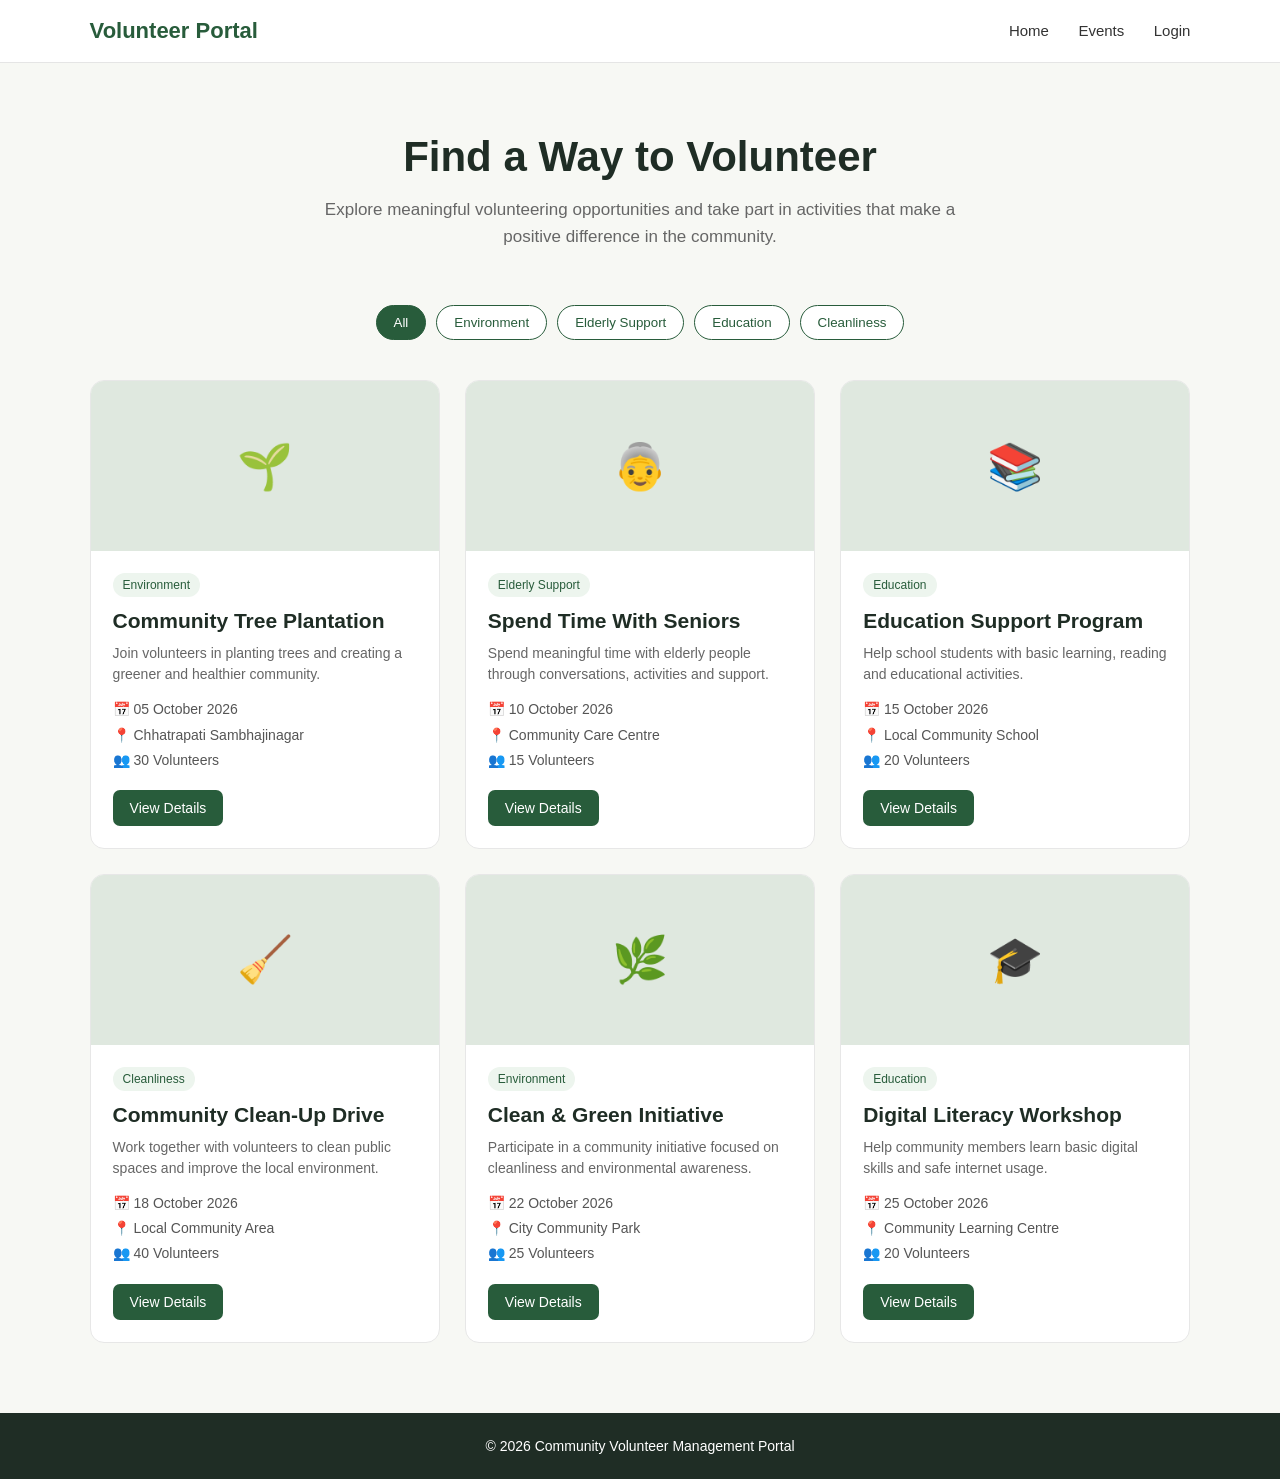
<file: events.html>
<!DOCTYPE html>
<html lang="en">
<head>
    <meta charset="UTF-8">
    <meta name="viewport" content="width=device-width, initial-scale=1.0">

    <title>Volunteer Opportunities | Community Volunteer Portal</title>

    <style>
        * {
            margin: 0;
            padding: 0;
            box-sizing: border-box;
        }

        body {
            font-family: Arial, sans-serif;
            background: #f7f8f4;
            color: #1f2d25;
        }

        /* Navbar */
        nav {
            display: flex;
            justify-content: space-between;
            align-items: center;
            padding: 18px 7%;
            background: #ffffff;
            border-bottom: 1px solid #e5e5e5;
        }

        .logo {
            font-size: 22px;
            font-weight: bold;
            color: #285c3b;
        }

        nav a {
            text-decoration: none;
            color: #333;
            margin-left: 25px;
            font-size: 15px;
        }

        nav a:hover {
            color: #285c3b;
        }

        /* Hero */
        .hero {
            text-align: center;
            padding: 70px 20px 45px;
        }

        .hero h1 {
            font-size: 42px;
            margin-bottom: 15px;
        }

        .hero p {
            max-width: 650px;
            margin: auto;
            color: #666;
            line-height: 1.6;
            font-size: 17px;
        }

        /* Categories */
        .categories {
            display: flex;
            justify-content: center;
            gap: 10px;
            flex-wrap: wrap;
            margin: 10px auto 40px;
            padding: 0 20px;
        }

        .category-btn {
            border: 1px solid #285c3b;
            background: white;
            color: #285c3b;
            padding: 9px 17px;
            border-radius: 25px;
            cursor: pointer;
            transition: 0.2s;
        }

        .category-btn:hover,
        .category-btn.active {
            background: #285c3b;
            color: white;
        }

        /* Events */
        .events-container {
            width: 86%;
            max-width: 1200px;
            margin: auto;
            display: grid;
            grid-template-columns: repeat(3, 1fr);
            gap: 25px;
            padding-bottom: 70px;
        }

        .event-card {
            background: white;
            border-radius: 14px;
            overflow: hidden;
            border: 1px solid #e7e7e7;
            transition: 0.25s;
        }

        .event-card:hover {
            transform: translateY(-5px);
            box-shadow: 0 10px 25px rgba(0,0,0,0.08);
        }

        .event-image {
            height: 170px;
            background: #dfe8df;
            display: flex;
            align-items: center;
            justify-content: center;
            font-size: 45px;
        }

        .event-content {
            padding: 22px;
        }

        .tag {
            display: inline-block;
            background: #edf5ee;
            color: #285c3b;
            padding: 5px 10px;
            border-radius: 15px;
            font-size: 12px;
            margin-bottom: 12px;
        }

        .event-content h2 {
            font-size: 21px;
            margin-bottom: 10px;
        }

        .event-content p {
            color: #666;
            font-size: 14px;
            line-height: 1.5;
            margin-bottom: 12px;
        }

        .event-info {
            font-size: 14px;
            color: #555;
            line-height: 1.8;
            margin-bottom: 17px;
        }

        .event-btn {
            display: inline-block;
            background: #285c3b;
            color: white;
            text-decoration: none;
            padding: 10px 17px;
            border-radius: 7px;
            font-size: 14px;
        }

        .event-btn:hover {
            background: #1e472d;
        }

        /* Footer */
        footer {
            background: #1f2d25;
            color: white;
            text-align: center;
            padding: 25px;
            font-size: 14px;
        }

        /* Mobile */
        @media (max-width: 900px) {
            .events-container {
                grid-template-columns: repeat(2, 1fr);
            }
        }

        @media (max-width: 600px) {

            nav {
                padding: 15px 5%;
            }

            nav a {
                margin-left: 10px;
                font-size: 13px;
            }

            .hero {
                padding: 50px 20px 35px;
            }

            .hero h1 {
                font-size: 32px;
            }

            .events-container {
                grid-template-columns: 1fr;
                width: 90%;
            }
        }
    </style>
</head>

<body>

    <!-- Navigation -->
    <nav>
        <div class="logo">Volunteer Portal</div>

        <div>
            <a href="index.html">Home</a>
            <a href="events.html">Events</a>
            <a href="#">Login</a>
        </div>
    </nav>


    <!-- Hero -->
    <section class="hero">

        <h1>Find a Way to Volunteer</h1>

        <p>
            Explore meaningful volunteering opportunities and take part
            in activities that make a positive difference in the community.
        </p>

    </section>


    <!-- Categories -->
    <div class="categories">

        <button class="category-btn active" onclick="filterEvents('all')">
            All
        </button>

        <button class="category-btn" onclick="filterEvents('environment')">
            Environment
        </button>

        <button class="category-btn" onclick="filterEvents('elderly')">
            Elderly Support
        </button>

        <button class="category-btn" onclick="filterEvents('education')">
            Education
        </button>

        <button class="category-btn" onclick="filterEvents('cleanliness')">
            Cleanliness
        </button>

    </div>


    <!-- Events -->
    <section class="events-container" id="eventsContainer">


        <!-- Event 1 -->
        <div class="event-card" data-category="environment">

            <div class="event-image">
                🌱
            </div>

            <div class="event-content">

                <span class="tag">Environment</span>

                <h2>Community Tree Plantation</h2>

                <p>
                    Join volunteers in planting trees and creating
                    a greener and healthier community.
                </p>

                <div class="event-info">
                    📅 05 October 2026<br>
                    📍 Chhatrapati Sambhajinagar<br>
                    👥 30 Volunteers
                </div>

                <a href="#" class="event-btn">
                    View Details
                </a>

            </div>

        </div>


        <!-- Event 2 -->
        <div class="event-card" data-category="elderly">

            <div class="event-image">
                👵
            </div>

            <div class="event-content">

                <span class="tag">Elderly Support</span>

                <h2>Spend Time With Seniors</h2>

                <p>
                    Spend meaningful time with elderly people through
                    conversations, activities and support.
                </p>

                <div class="event-info">
                    📅 10 October 2026<br>
                    📍 Community Care Centre<br>
                    👥 15 Volunteers
                </div>

                <a href="#" class="event-btn">
                    View Details
                </a>

            </div>

        </div>


        <!-- Event 3 -->
        <div class="event-card" data-category="education">

            <div class="event-image">
                📚
            </div>

            <div class="event-content">

                <span class="tag">Education</span>

                <h2>Education Support Program</h2>

                <p>
                    Help school students with basic learning,
                    reading and educational activities.
                </p>

                <div class="event-info">
                    📅 15 October 2026<br>
                    📍 Local Community School<br>
                    👥 20 Volunteers
                </div>

                <a href="#" class="event-btn">
                    View Details
                </a>

            </div>

        </div>


        <!-- Event 4 -->
        <div class="event-card" data-category="cleanliness">

            <div class="event-image">
                🧹
            </div>

            <div class="event-content">

                <span class="tag">Cleanliness</span>

                <h2>Community Clean-Up Drive</h2>

                <p>
                    Work together with volunteers to clean public
                    spaces and improve the local environment.
                </p>

                <div class="event-info">
                    📅 18 October 2026<br>
                    📍 Local Community Area<br>
                    👥 40 Volunteers
                </div>

                <a href="#" class="event-btn">
                    View Details
                </a>

            </div>

        </div>


        <!-- Event 5 -->
        <div class="event-card" data-category="environment">

            <div class="event-image">
                🌿
            </div>

            <div class="event-content">

                <span class="tag">Environment</span>

                <h2>Clean & Green Initiative</h2>

                <p>
                    Participate in a community initiative focused
                    on cleanliness and environmental awareness.
                </p>

                <div class="event-info">
                    📅 22 October 2026<br>
                    📍 City Community Park<br>
                    👥 25 Volunteers
                </div>

                <a href="#" class="event-btn">
                    View Details
                </a>

            </div>

        </div>


        <!-- Event 6 -->
        <div class="event-card" data-category="education">

            <div class="event-image">
                🎓
            </div>

            <div class="event-content">

                <span class="tag">Education</span>

                <h2>Digital Literacy Workshop</h2>

                <p>
                    Help community members learn basic digital
                    skills and safe internet usage.
                </p>

                <div class="event-info">
                    📅 25 October 2026<br>
                    📍 Community Learning Centre<br>
                    👥 20 Volunteers
                </div>

                <a href="#" class="event-btn">
                    View Details
                </a>

            </div>

        </div>

    </section>


    <!-- Footer -->
    <footer>
        © 2026 Community Volunteer Management Portal
    </footer>


    <script>

        function filterEvents(category) {

            const cards = document.querySelectorAll(".event-card");
            const buttons = document.querySelectorAll(".category-btn");

            buttons.forEach(button => {
                button.classList.remove("active");
            });

            event.target.classList.add("active");


            cards.forEach(card => {

                if (category === "all") {

                    card.style.display = "block";

                } else if (card.dataset.category === category) {

                    card.style.display = "block";

                } else {

                    card.style.display = "none";

                }

            });

        }

    </script>

</body>
  </html>
</file>
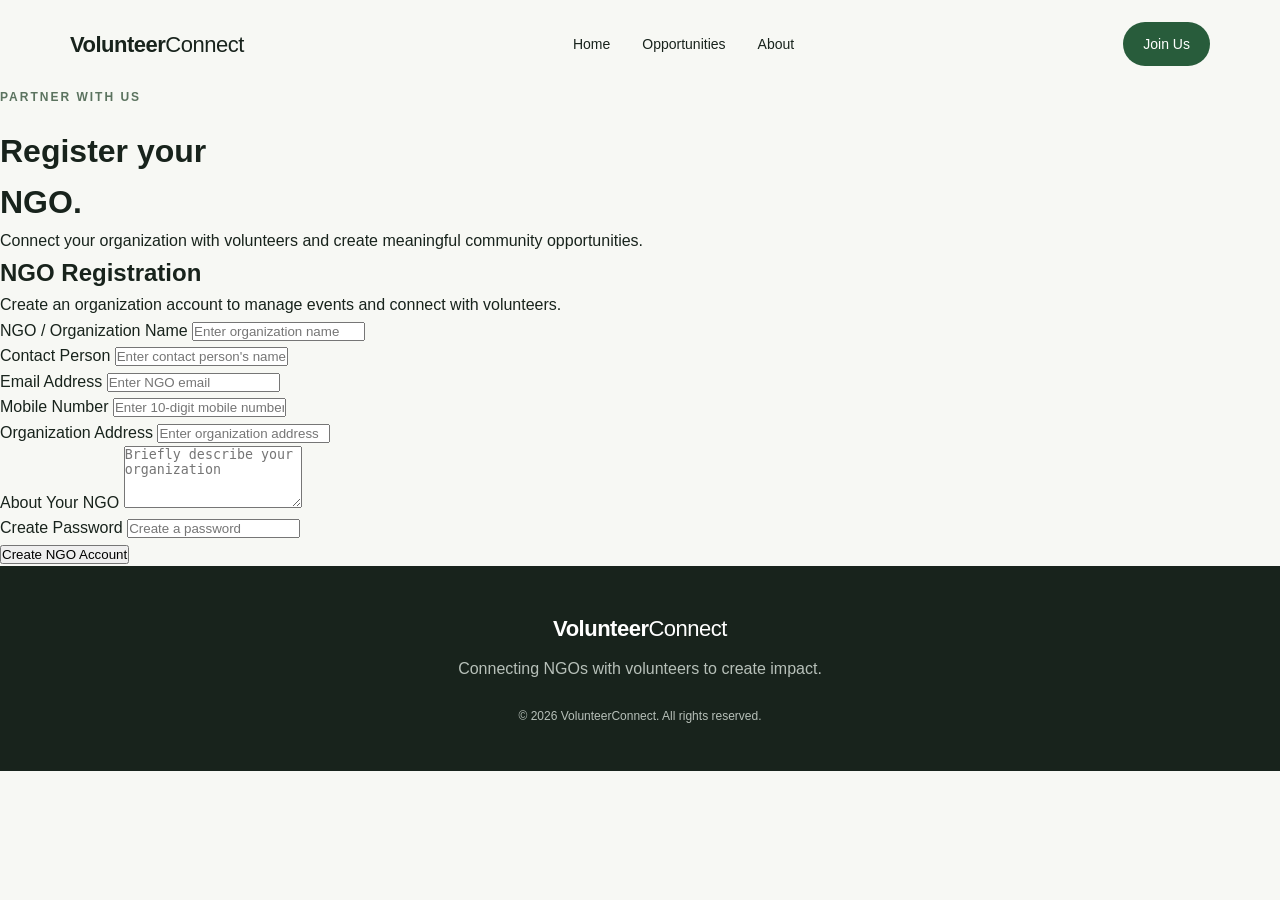
<file: ngo.html>
<!DOCTYPE html>
<html lang="en">

<head>
    <meta charset="UTF-8">
    <meta name="viewport" content="width=device-width, initial-scale=1.0">

    <title>NGO Registration | VolunteerConnect</title>

    <link rel="stylesheet" href="style.css">
</head>

<body>

    <!-- Navigation -->
    <header>
        <nav class="navbar">

            <div class="logo">
                Volunteer<span>Connect</span>
            </div>

            <ul class="nav-links">
                <li><a href="index.html">Home</a></li>
                <li><a href="index.html#opportunities">Opportunities</a></li>
                <li><a href="index.html#about">About</a></li>
            </ul>

            <a href="volunteer.html" class="nav-btn">
                Join Us
            </a>

        </nav>
    </header>


    <!-- NGO Registration -->
    <main class="registration-page">

        <div class="registration-intro">

            <p class="small-title">
                PARTNER WITH US
            </p>

            <h1>
                Register your<br>
                <span>NGO.</span>
            </h1>

            <p>
                Connect your organization with volunteers and
                create meaningful community opportunities.
            </p>

        </div>


        <div class="registration-card">

            <h2>NGO Registration</h2>

            <p class="form-subtitle">
                Create an organization account to manage events
                and connect with volunteers.
            </p>


            <form action="#" method="post">

                <!-- NGO Name -->
                <div class="form-group">

                    <label for="ngo-name">
                        NGO / Organization Name
                    </label>

                    <input
                        type="text"
                        id="ngo-name"
                        name="ngo_name"
                        placeholder="Enter organization name"
                        required
                    >

                </div>


                <!-- Contact Person -->
                <div class="form-group">

                    <label for="contact-person">
                        Contact Person
                    </label>

                    <input
                        type="text"
                        id="contact-person"
                        name="contact_person"
                        placeholder="Enter contact person's name"
                        required
                    >

                </div>


                <!-- Email -->
                <div class="form-group">

                    <label for="ngo-email">
                        Email Address
                    </label>

                    <input
                        type="email"
                        id="ngo-email"
                        name="email"
                        placeholder="Enter NGO email"
                        required
                    >

                </div>


                <!-- Mobile -->
                <div class="form-group">

                    <label for="ngo-mobile">
                        Mobile Number
                    </label>

                    <input
                        type="tel"
                        id="ngo-mobile"
                        name="mobile"
                        placeholder="Enter 10-digit mobile number"
                        pattern="[0-9]{10}"
                        required
                    >

                </div>


                <!-- Address -->
                <div class="form-group">

                    <label for="ngo-address">
                        Organization Address
                    </label>

                    <input
                        type="text"
                        id="ngo-address"
                        name="address"
                        placeholder="Enter organization address"
                        required
                    >

                </div>


                <!-- Description -->
                <div class="form-group">

                    <label for="ngo-description">
                        About Your NGO
                    </label>

                    <textarea
                        id="ngo-description"
                        name="description"
                        rows="4"
                        placeholder="Briefly describe your organization"
                        required
                    ></textarea>

                </div>


                <!-- Password -->
                <div class="form-group">

                    <label for="ngo-password">
                        Create Password
                    </label>

                    <input
                        type="password"
                        id="ngo-password"
                        name="password"
                        placeholder="Create a password"
                        minlength="6"
                        required
                    >

                </div>


                <!-- Submit -->
                <button
                    type="submit"
                    class="register-btn">
                    Create NGO Account
                </button>

            </form>

        </div>

    </main>


    <!-- Footer -->
    <footer>

        <div class="logo">
            Volunteer<span>Connect</span>
        </div>

        <p>
            Connecting NGOs with volunteers to create impact.
        </p>

        <p class="copyright">
            © 2026 VolunteerConnect. All rights reserved.
        </p>

    </footer>

</body>

                      </html>
</file>
<file: style.css>
* {
    margin: 0;
    padding: 0;
    box-sizing: border-box;
}

html {
    scroll-behavior: smooth;
}

body {
    font-family: Arial, sans-serif;
    background: #f7f8f4;
    color: #18231c;
    line-height: 1.6;
}


/* Navigation */

header {
    background: #f7f8f4;
}

.navbar {
    max-width: 1200px;
    margin: auto;
    padding: 22px 30px;

    display: flex;
    align-items: center;
    justify-content: space-between;
}

.logo {
    font-size: 22px;
    font-weight: 700;
    letter-spacing: -0.5px;
}

.logo span {
    font-weight: 400;
}

.nav-links {
    list-style: none;
    display: flex;
    gap: 32px;
}

.nav-links a {
    text-decoration: none;
    color: #18231c;
    font-size: 14px;
}

.nav-btn {
    text-decoration: none;
    color: white;
    background: #285c3b;
    padding: 11px 20px;
    border-radius: 30px;
    font-size: 14px;
}


/* Hero */

.hero {
    max-width: 1200px;
    margin: auto;
    padding: 70px 30px 90px;

    display: grid;
    grid-template-columns: 1fr 1fr;
    gap: 60px;
    align-items: center;
}

.small-title {
    font-size: 12px;
    letter-spacing: 2px;
    font-weight: 700;
    color: #5b735f;
    margin-bottom: 18px;
}

.hero h1 {
    font-size: clamp(50px, 6vw, 82px);
    line-height: 0.98;
    letter-spacing: -4px;
    margin-bottom: 28px;
}

.hero h1 span {
    color: #285c3b;
}

.hero-text {
    max-width: 480px;
    color: #68716b;
    font-size: 17px;
    margin-bottom: 32px;
}

.hero-buttons {
    display: flex;
    gap: 15px;
    flex-wrap: wrap;
}

.primary-btn,
.secondary-btn {
    display: inline-block;
    text-decoration: none;
    padding: 14px 23px;
    border-radius: 30px;
    font-size: 14px;
}

.primary-btn {
    background: #285c3b;
    color: white;
}

.secondary-btn {
    border: 1px solid #cbd2ca;
    color: #18231c;
}

.hero-image img {
    width: 100%;
    height: 570px;
    object-fit: cover;
    border-radius: 4px;
}


/* Opportunities */

.section {
    max-width: 1200px;
    margin: auto;
    padding: 90px 30px;
}

.section-heading {
    max-width: 650px;
    margin-bottom: 45px;
}

.section-heading p {
    font-size: 12px;
    letter-spacing: 2px;
    color: #5b735f;
    font-weight: 700;
}

.section-heading h2 {
    font-size: 46px;
    line-height: 1.1;
    letter-spacing: -2px;
    margin-top: 10px;
}

.cards {
    display: grid;
    grid-template-columns: repeat(3, 1fr);
    gap: 25px;
}

.card {
    background: white;
    border: 1px solid #e5e8e3;
}

.card img {
    width: 100%;
    height: 260px;
    object-fit: cover;
}

.card-content {
    padding: 25px;
}

.card-content h3 {
    font-size: 22px;
    margin-bottom: 10px;
}

.card-content p {
    color: #68716b;
    font-size: 14px;
    margin-bottom: 20px;
}

.card-content a {
    color: #285c3b;
    text-decoration: none;
    font-weight: 700;
    font-size: 14px;
}


/* About */

.about {
    max-width: 1200px;
    margin: auto;
    padding: 100px 30px;

    display: grid;
    grid-template-columns: 1fr 1fr;
    gap: 80px;
    align-items: center;
}

.about h2 {
    font-size: 48px;
    line-height: 1.05;
    letter-spacing: -2px;
}

.about > p {
    color: #68716b;
    font-size: 18px;
}


/* Join */

.join {
    text-align: center;
    padding: 100px 30px;
    background: #e8eee5;
}

.join h2 {
    font-size: 48px;
    letter-spacing: -2px;
    margin-bottom: 12px;
}

.join p {
    color: #68716b;
    margin-bottom: 25px;
}


/* Footer */

footer {
    padding: 45px 30px;
    text-align: center;
    background: #18231c;
    color: white;
}

footer p {
    margin-top: 10px;
    color: #b7c0b9;
}

footer .copyright {
    font-size: 12px;
    margin-top: 25px;
}


/* Mobile */

@media (max-width: 800px) {

    .nav-links {
        display: none;
    }

    .hero {
        grid-template-columns: 1fr;
        padding-top: 40px;
    }

    .hero h1 {
        font-size: 55px;
    }

    .hero-image img {
        height: 400px;
    }

    .cards {
        grid-template-columns: 1fr;
    }

    .about {
        grid-template-columns: 1fr;
        gap: 35px;
    }

    .section-heading h2,
    .about h2,
    .join h2 {
        font-size: 38px;
    }
  }
</file>
